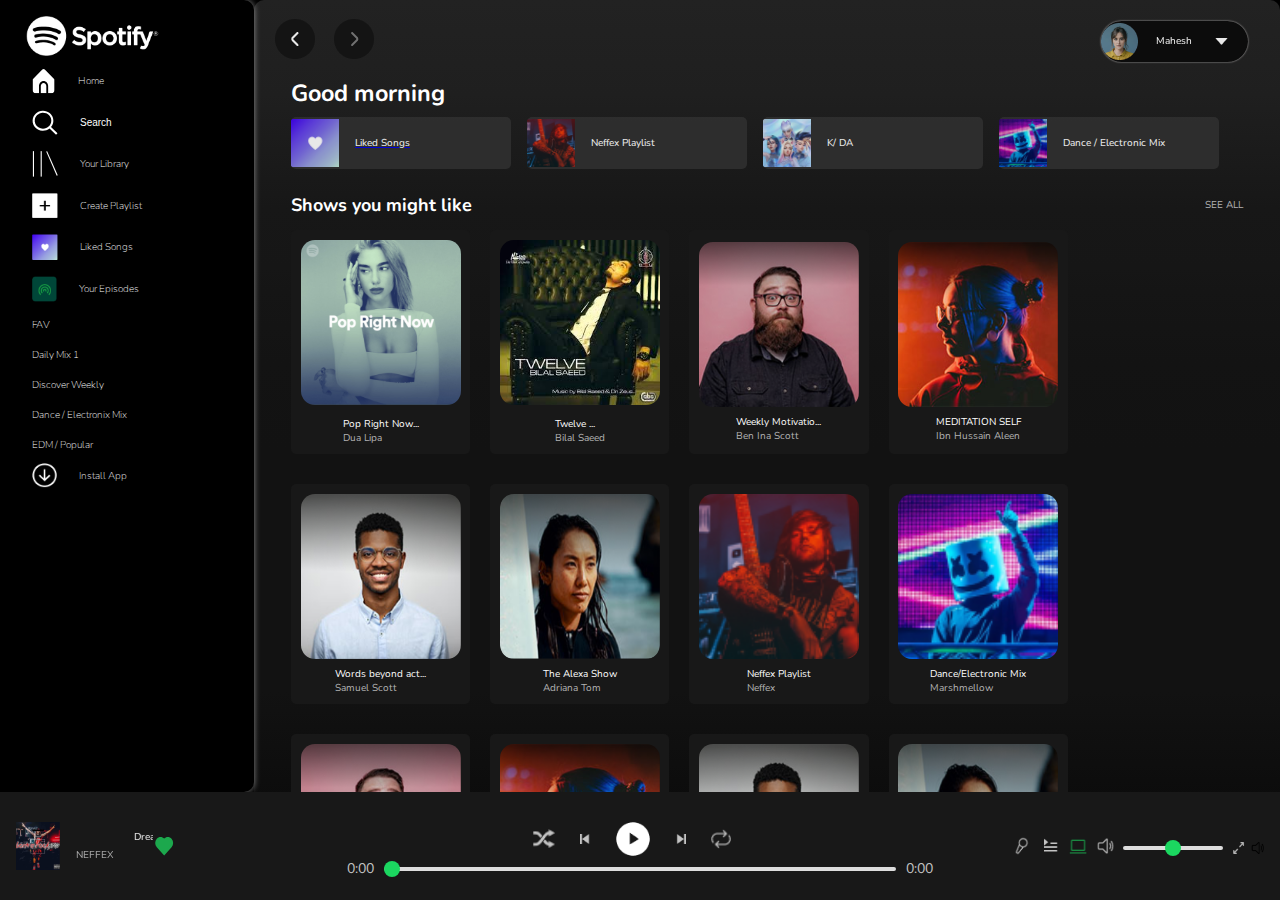
<file: index.html>
<!DOCTYPE html>
<html lang="en">

<head>
    <meta charset="UTF-8">
    <meta name="viewport" content="width=device-width, initial-scale=1.0">
    <title>Spotify Clone</title>
    <!-- CSS -->
    <link rel="stylesheet" href="style.css">
    <!-- Website Icon -->
    <link rel="shortcut icon" href="./assets/spotify-icon.png" type="image/x-icon">
    <!-- Font link -->
    <link rel="preconnect" href="https://fonts.googleapis.com" />
    <link rel="preconnect" href="https://fonts.gstatic.com" crossorigin />
    <link href="https://fonts.googleapis.com/css2?family=Nunito:wght@300;400;700&display=swap" rel="stylesheet" />
    <!-- All Img Paths -->
    <!-- <base href="assets/"> -->
</head>

<body>
    <div class="container">
        <!-- Left Section -->
        <div class="sidebar">
            <!-- Spotify=logo -->
            <img class="logo" id="glogo" src="./assets/Spotify-logo.png" alt="logo">
            <!-- sidebar-content section -->
            <!-- menu-section -->
            <ul class="menu">
                <li id="home">
                    <img src="./assets/home.svg" alt="home">
                    <a href="#">Home</a>
                </li>
                <li>
                    <img src="./assets/search.svg" alt="Search">
                    <a href="#"><input type="text" placeholder="Search" id="Search-bar" /></a>
                </li>
                <li>
                    <img src="./assets/library.svg" alt="Library">
                    <a href="#">Your Library</a>
                </li>

                <li id="list2">
                    <img src="./assets/plus.png" alt="plus">
                    <a href="playlist.html">Create Playlist</a>
                </li>
                <li id="list2">
                    <img src="./assets/purpleheart.png" alt="purpleheart">
                    <a href="playlist.html">Liked Songs</a>
                </li>
                <li id="list2">
                    <img src="./assets/hotspot.png" alt="hotspot">
                    <a href="#">Your Episodes</a>
                </li>
                <!-- list-section -->
                <li id="list3"><a href="#">FAV</a></li>
                <li id="list3"><a href="#">Daily Mix 1</a></li>
                <li id="list3"><a href="#">Discover Weekly</a></li>
                <li id="list3"><a href="#">Dance / Electronix Mix</a></li>
                <li id="list3"><a href="#">EDM / Popular</a></li>
                <!-- install-section -->
                <li id="list4">
                    <img src="./assets/download.png" alt="download">
                    <a href="#">Install App</a>
                </li>
            </ul>
        </div>
        <!-- Right-main -->
        <div class="right-main">
            <!-- main-top-header Section -->
            <section id="main-top-header">
                <div class="top-header">
                    <div class="nav-btn">
                        <img id="btn" src="./assets/backward.png" style="margin-right: 1rem;" alt="backward">

                        <a href="playlist.html"><img id="btn" src="./assets/forward.png" alt="forward"></a>
                    </div>
                    <div class="profile">
                        <img src="./assets/profile.png" alt="profile">
                        <p>Mahesh</p>
                        <img id="btn" src="./assets/down.png" style="margin-right: 1rem;" alt="down">
                    </div>
                </div>
            </section>

            <!-- greeting section -->
            <section id="greeting">
                <div class="greeting">
                    <h3>Good morning</h3>
                </div>
            </section>

            <!-- t-playlist section-->
            <section id="t-playlist">
                <div class="title-playlist">
                    <div class="playlist">
                        <img style="height: 3rem;" src="./assets/Purple-big.png" alt="Purple-big">
                        <a href="playlist.html">
                            <div class="col-flex">
                                <p>Liked Songs</p>
                            </div>
                        </a>
                    </div>
                    <div class="playlist">
                        <img style="height: 3rem;" src="./assets/man.png" alt="man">
                        <div class="col-flex">
                            <p>Neffex Playlist</p>
                        </div>
                    </div>
                    <div class="playlist">
                        <img style="height: 3rem;" src="./assets/KDA.png" alt="KDA">
                        <div class="col-flex">
                            <p>K/ DA</p>
                        </div>
                    </div>
                    <div class="playlist">
                        <img style="height: 3rem;" src="./assets/marshmellow.png" alt="marshmellow">
                        <div class="col-flex">
                            <p>Dance / Electronic Mix</p>
                        </div>
                    </div>
                </div>

                <!--playlist-albums section  -->
                <section id="playlist-albums">
                    <div class="list-heading">
                        <h4>Shows you might like</h4>
                        <p style="margin-right: 2rem; color: #B3B3B3; font-size: 10px;">SEE ALL</p>
                    </div>
                    <div class="albums">
                        <div class="music-card">
                            <a href="playlist.html"><img src="./assets/dualipa.png" alt="dualipa"></a>
                            <div class="text">
                                <p>Pop Right Now...</p>
                                <p id="muted">Dua Lipa</p>
                            </div>
                        </div>
                        <div class="music-card">
                            <a href="#"><img src="./assets/12number.jfif" alt="12number"></a>
                            <div class="text">
                                <p>Twelve ...</p>
                                <p id="muted">Bilal Saeed</p>
                            </div>
                        </div>
                        <div class="music-card">
                            <img src="./assets/rectangle21.png" alt="rectangle21">
                            <div class="text">
                                <p>Weekly Motivatio...</p>
                                <p id="muted">Ben Ina Scott</p>
                            </div>
                        </div>
                        <div class="music-card">
                            <img src="./assets/rectangle22.png" alt="rectangle22">
                            <div class="text">
                                <p>MEDITATION SELF</p>
                                <p id="muted">Ibn Hussain Aleen</p>
                            </div>
                        </div>
                        <div class="music-card">
                            <img src="./assets/rectangle23.png" alt="rectangle23">
                            <div class="text">
                                <p>Words beyond act...</p>
                                <p id="muted">Samuel Scott</p>
                            </div>
                        </div>
                        <div class="music-card">
                            <img src="./assets/rectangle16.png" alt="rectangle16">
                            <div class="text">
                                <p>The Alexa Show</p>
                                <p id="muted">Adriana Tom</p>
                            </div>
                        </div>
                        <div class="music-card">
                            <img src="./assets/man.png" alt="man">
                            <div class="text">
                                <p>Neffex Playlist</p>
                                <p id="muted">Neffex</p>
                            </div>
                        </div>
                        <div class="music-card">
                            <img src="./assets/marshmellow.png" alt="marshmellow">
                            <div class="text">
                                <p>Dance/Electronic Mix</p>
                                <p id="muted">Marshmellow</p>
                            </div>
                        </div>
                        <div class="music-card">
                            <img src="./assets/rectangle21.png" alt="rectangle21">
                            <div class="text">
                                <p>Weekly Motivatio...</p>
                                <p id="muted">Ben Ina Scott</p>
                            </div>
                        </div>
                        <div class="music-card">
                            <img src="./assets/rectangle22.png" alt="rectangle22">
                            <div class="text">
                                <p>MEDITATION SELF</p>
                                <p id="muted">Ibn Hussain Aleen</p>
                            </div>
                        </div>
                        <div class="music-card">
                            <img src="./assets/rectangle23.png" alt="rectangle23">
                            <div class="text">
                                <p>Words beyond act...</p>
                                <p id="muted">Samuel Scott</p>
                            </div>
                        </div>
                        <div class="music-card">
                            <img src="./assets/rectangle16.png" alt="rectangle16">
                            <div class="text">
                                <p>The Alexa Show</p>
                                <p id="muted">Adriana Tom</p>
                            </div>
                        </div>
                    </div>
                </section>
            </section>
            <br>
        </div>
        <!-- Right-main/ -->

        <!-- Footer -->
        <div class="footer-music-player">

            <div class="current-play">
                <img class="music-art" style="height: 3rem;" src="./assets/playing-img.png" alt="playing">
                <div class="col-flex">
                    <marquee behavior="" scrollamount="4">
                        <p style="color: #FFF;">Dreaming On</p>
                    </marquee>
                    <p style="color: #B3B3B3;">NEFFEX</p>
                </div>
                <img id="green_heart" src="./assets/gheart.svg" alt="green_heart">
            </div>

            <div class="player-center">

                <div class="player-controls">
                    <img id="btn" style="height: 1.6rem; margin-right: 1rem;" src="./assets/shuffle.png" />
                    <img id="btn" style="height: 1.5rem; margin-right: 1rem;" src="./assets/previous.png" />
                    <img id="btn" style="height: 2.5rem; margin-right: 1rem" src="./assets/gridicons_play.png" />
                    <img id="btn" style="height: 1.5rem; margin-right: 1rem;" src="./assets/next.png" />
                    <img id="btn" style="height: 1.5rem; margin-right: 1rem;" src="./assets/loop.png" />
                </div>
                <div class="player-timeline">
                    <span class="current-time">0:00</span>
                    <input type="range" class="timeline-slider" min="0" max="100" step="1" value="0" />
                    <span class="total-time">0:00</span>
                </div>
            </div>

            <div class="volume-controls">
                <img id="btn" src="./assets/microphone.png" style="height: 1.3rem; margin-right: 0.3rem;"
                    alt="microphone" />
                <img id="btn" src="./assets/query-queue.png"
                    style="height: 1.5rem; width: 1.5rem; margin-top: -0.2rem; margin-right: 0.5rem;"
                    alt="query-queue" />
                <img id="btn" src="./assets/carbon_laptop.png" style="height: 1.3rem; margin-right: 0.5rem;"
                    alt="carbon_laptop" />
                <img id="btn" src="./assets/speaker-white.png" style="height: 1.3rem; margin-right: 0.5rem;"
                    alt="speaker-white" />
                <!-- <img src="volume-bar.png" style="height: 1rem; margin-right: 1rem; opacity: 0.8" alt="Fullscreen" /> -->
                <input type="range" class="volume-slider" min="0" max="100" step="1" value="50" />
                <img id="btn" src="./assets/strech-speaker.png"
                    style="height: 1rem; margin-top: 0.3rem; margin-left: 0.5rem;" alt="strech-speaker" />
            </div>
        </div>
        <!-- Footer/ -->
    </div>
</body>

</html>
</file>
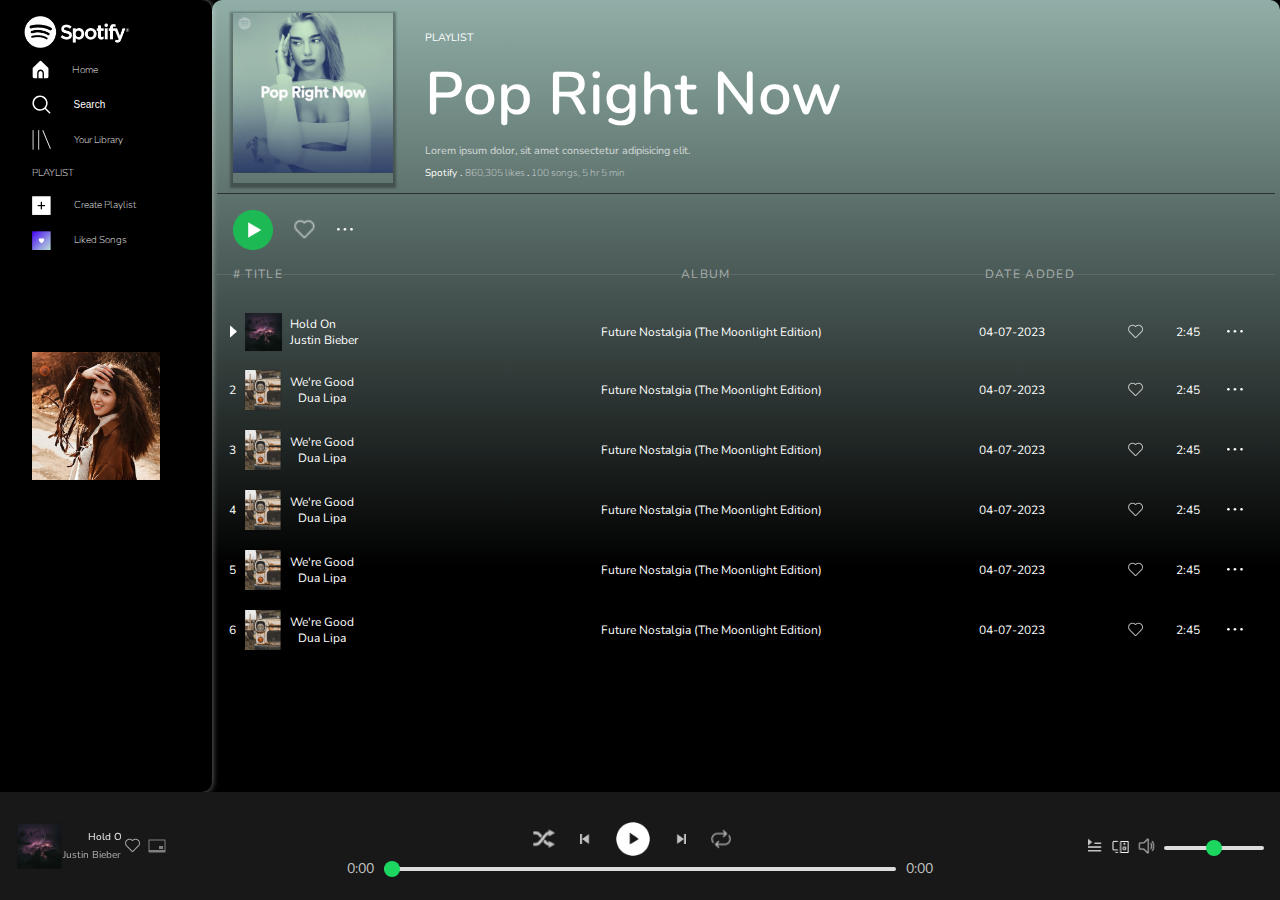
<file: playlist.html>
<!DOCTYPE html>
<html lang="en">

<head>
    <meta charset="UTF-8">
    <meta name="viewport" content="width=device-width, initial-scale=1.0">
    <title>Playlist</title>
    <!-- CSS -->
    <link rel="stylesheet" href="playlist.css">
    <!-- Website Icon -->
    <link rel="shortcut icon" href="./assets/spotify-icon.png" type="image/x-icon">
    <!-- Font link -->
    <link rel="preconnect" href="https://fonts.googleapis.com" />
    <link rel="preconnect" href="https://fonts.gstatic.com" crossorigin />
    <link href="https://fonts.googleapis.com/css2?family=Nunito:wght@300;400;700&display=swap" rel="stylesheet" />
</head>

<body>
    <div class="container">
        <div class="sidebar">
            <!-- Spotify=logo -->
            <img class="logo" id="glogo" src="./assets/Spotify-logo.png" alt="logo">
            <!-- sidebar-content section -->
            <!-- menu-section -->
            <ul class="menu">
                <li id="home">
                    <img src="./assets/home.svg" alt="home">
                    <a href="index.html">Home</a>
                </li>
                <li>
                    <img src="./assets/search.svg" alt="Search">
                    <a href="#"><input type="text" placeholder="Search" id="Search-bar" /></a>
                </li>
                <li>
                    <img src="./assets/library.svg" alt="Library">
                    <a href="#">Your Library</a>
                </li>
                <li class="p-text">PLAYLIST</li>
                <li id="list2">
                    <img src="./assets/plus.png" alt="plus">
                    <a href="#">Create Playlist</a>
                </li>
                <li id="list2">
                    <img src="./assets/purpleheart.png" alt="purpleheart">
                    <a href="playlist.html">Liked Songs</a>
                </li>

                <br>
            </ul>
            <img id="albumart" src="./assets/albumart.png" alt="albumart">
        </div>
        <div class="right-main">
            <div class="top-banner">
                <div class="pop-img">
                    <img src="./assets/dualipa.png" alt="dualipa" style="width: 10rem; height: 10rem;">
                </div>
                <div class="pop-text">
                    <h6 style="font-weight: 400;">PLAYLIST</h6>
                    <h1 style="font-size: 60px; font-weight: 600;">Pop Right Now</h1>
                    <h6 style="font-style: normal; font-weight: 400; opacity: 0.699999988079071;">Lorem ipsum dolor, sit
                        amet consectetur adipisicing elit.</h6>
                    <span style="font-size: 10px; font-weight: 200;"><b>Spotify . </b><span
                            style="opacity: 0.699999988079071;">860,305 likes </span><b>.</b> <span
                            style="opacity: 0.699999988079071;">100 songs, 5 hr 5 min</span></span>
                </div>
            </div>
            <div class="icons">
                <img id="btn" src="./assets/play.png" style="height: 2.5rem;" alt="gplay">
                <img id="btn" src="./assets/heart.png" style="height: 2rem;" alt="heart">
                <img id="btn" src="./assets/three-dot.png" style="height: 0.2rem;" alt="three-dot">
            </div>
            <div class="inline-text">
                <div class="border"></div>
                <div class="text">
                    <div class="light-text"># TITLE</div>
                    <div class="light-text" style="margin-left: 9rem;">ALBUM</div>
                    <div class="light-text" style="margin-right: 12.5rem;">DATE ADDED</div>
                </div>
            </div>
            <!--table-list -->
            <div class="table-list">
                <table class="custom-table">
                    <tr>
                        <td>
                            <img src="./assets/playbtn.png" style="margin-left: -0.5rem" alt="playbtn">
                            <img src="./assets/rectangle9.png" style="height: 2.5rem; margin-left: -0.5rem;"
                                alt="SongImage">
                            <div class="songdetails">
                                <div class="songname">Hold On</div>
                                <div class="author">Justin Bieber</div>
                            </div>
                        </td>
                        <td>Future Nostalgia (The Moonlight Edition)</td>
                        <td>04-07-2023</td>
                        <td>
                            <div class="moreMenu">
                                <img src="./assets/heart.png" alt="LikeSong">
                                <p>2:45</p>
                                <img class="three-dot" src="./assets/three-dot.png" alt="More-Options">
                            </div>
                        </td>
                    </tr>
                    <tr>
                        <td>
                            <p>2</p>
                            <img src="./assets/list-img.png" alt="SongImage">
                            <div class="songdetails">
                                <div class="songname">We're Good</div>
                                <div class="author">Dua Lipa</div>
                            </div>
                        </td>
                        <td>Future Nostalgia (The Moonlight Edition)</td>
                        <td>04-07-2023</td>
                        <td>
                            <div class="moreMenu">
                                <img src="./assets/heart.png" alt="LikeSong">
                                <p>2:45</p>
                                <img class="three-dot" src="./assets/three-dot.png" alt="More-Options">
                            </div>
                        </td>
                    </tr>
                    <tr>
                        <td>
                            <p>3</p>
                            <img src="./assets/list-img.png" alt="SongImage">
                            <div class="songdetails">
                                <div class="songname">We're Good</div>
                                <div class="author">Dua Lipa</div>
                            </div>
                        </td>
                        <td>Future Nostalgia (The Moonlight Edition)</td>
                        <td>04-07-2023</td>
                        <td>
                            <div class="moreMenu">
                                <img src="./assets/heart.png" alt="LikeSong">
                                <p>2:45</p>
                                <img class="three-dot" src="./assets/three-dot.png" alt="More-Options">
                            </div>
                        </td>
                    </tr>
                    <tr>
                        <td>
                            <p>4</p>
                            <img src="./assets/list-img.png" alt="SongImage">
                            <div class="songdetails">
                                <div class="songname">We're Good</div>
                                <div class="author">Dua Lipa</div>
                            </div>
                        </td>
                        <td>Future Nostalgia (The Moonlight Edition)</td>
                        <td>04-07-2023</td>
                        <td>
                            <div class="moreMenu">
                                <img src="./assets/heart.png" alt="LikeSong">
                                <p>2:45</p>
                                <img class="three-dot" src="./assets/three-dot.png" alt="More-Options">
                            </div>
                        </td>
                    </tr>
                    <tr>
                        <td>
                            <p>5</p>
                            <img src="./assets/list-img.png" alt="SongImage">
                            <div class="songdetails">
                                <div class="songname">We're Good</div>
                                <div class="author">Dua Lipa</div>
                            </div>
                        </td>
                        <td>Future Nostalgia (The Moonlight Edition)</td>
                        <td>04-07-2023</td>
                        <td>
                            <div class="moreMenu">
                                <img src="./assets/heart.png" alt="LikeSong">
                                <p>2:45</p>
                                <img class="three-dot" src="./assets/three-dot.png" alt="More-Options">
                            </div>
                        </td>
                    </tr>
                    <tr>
                        <td>
                            <p>6</p>
                            <img src="./assets/list-img.png" alt="SongImage">
                            <div class="songdetails">
                                <div class="songname">We're Good</div>
                                <div class="author">Dua Lipa</div>
                            </div>
                        </td>
                        <td>Future Nostalgia (The Moonlight Edition)</td>
                        <td>04-07-2023</td>
                        <td>
                            <div class="moreMenu">
                                <img src="./assets/heart.png" alt="LikeSong">
                                <p>2:45</p>
                                <img class="three-dot" src="./assets/three-dot.png" alt="More-Options">
                            </div>
                        </td>
                    </tr>
                    <tr>
                        <td>
                            <p>7</p>
                            <img src="./assets/list-img.png" alt="SongImage">
                            <div class="songdetails">
                                <div class="songname">We're Good</div>
                                <div class="author">Dua Lipa</div>
                            </div>
                        </td>
                        <td>Future Nostalgia (The Moonlight Edition)</td>
                        <td>04-07-2023</td>
                        <td>
                            <div class="moreMenu">
                                <img src="./assets/heart.png" alt="LikeSong">
                                <p>2:45</p>
                                <img class="three-dot" src="./assets/three-dot.png" alt="More-Options">
                            </div>
                        </td>
                    </tr>
                    <tr>
                        <td>
                            <p>8</p>
                            <img src="./assets/list-img.png" alt="SongImage">
                            <div class="songdetails">
                                <div class="songname">We're Good</div>
                                <div class="author">Dua Lipa</div>
                            </div>
                        </td>
                        <td>Future Nostalgia (The Moonlight Edition)</td>
                        <td>04-07-2023</td>
                        <td>
                            <div class="moreMenu">
                                <img src="./assets/heart.png" alt="LikeSong">
                                <p>2:45</p>
                                <img class="three-dot" src="./assets/three-dot.png" alt="More-Options">
                            </div>
                        </td>
                    </tr>
                    <br>
                </table>
            </div>

        </div>


        <!-- Footer -->
        <div class="footer-music-player">

            <div class="current-play">
                <img class="music-art" style="height: 3rem;" src="./assets/rectangle9.png" alt="playing">
                <div class="col-flex">
                    <marquee behavior="" scrollamount="4">
                        <p style="color: #FFF;">Hold On</p>
                    </marquee>
                    <p style="color: #B3B3B3;">Justin Bieber</p>
                </div>
                <img id="icon-hover" src="./assets/heart.png" alt="heart">
                <img id="icon-hover" src="./assets/pip.png" alt="pip">
            </div>

            <div class="player-center">

                <div class="player-controls">
                    <img id="btn" style="height: 1.6rem; margin-right: 1rem;" src="./assets/shuffle.png" />
                    <img id="btn" style="height: 1.5rem; margin-right: 1rem;" src="./assets/previous.png" />
                    <img id="btn" style="height: 2.5rem; margin-right: 1rem" src="./assets/gridicons_play.png" />
                    <img id="btn" style="height: 1.5rem; margin-right: 1rem;" src="./assets/next.png" />
                    <img id="btn" style="height: 1.5rem; margin-right: 1rem;" src="./assets/loop.png" />
                </div>
                <div class="player-timeline">
                    <span class="current-time">0:00</span>
                    <input type="range" class="timeline-slider" min="0" max="100" step="1" value="0" />
                    <span class="total-time">0:00</span>
                </div>
            </div>

            <div class="volume-controls">
                <img id="btn" src="./assets/query-queue.png"
                    style="height: 1.5rem; width: 1.5rem; margin-top: -0.2rem; margin-right: 0.5rem;"
                    alt="query-queue" />
                <img id="btn" src="./assets/idk.png" style="height: 0.8rem; margin-top: 0.3rem; margin-right: 0.5rem;"
                    alt="idk" />
                <img id="btn" src="./assets/speaker-white.png" style="height: 1.3rem; margin-right: 0.5rem;"
                    alt="speaker-white" />
                <input type="range" class="volume-slider" min="0" max="100" step="1" value="50" />
            </div>
        </div>
    </div>
</body>

</html>
</file>
<file: style.css>
* {
    margin: 0;
    padding: 0;
    box-sizing: border-box !important;
}

body,
html {
    height: 100%;
    margin: 0rem;
    display: flex !important;
    flex-direction: column !important;
    overflow: hidden !important;
    font-family: "Nunito", sans-serif !important;
    color: white;
    background: black;
}

.container {
    display: flex;
    flex: 1;
    height: 98vh;
    overflow: hidden;
}

/* Sidebar */
.sidebar {
    flex: 0.20;
    position: relative;
    overflow: hidden;
    /* overflow-y: scroll; */
    width: 20%;
    height: 88vh;
    background-color: #000;
    border-radius: 0 10px 10px 0;
    box-shadow: 0 0 6px rgba(255, 255, 255, 0.5);
    font-size: 10px;
    font-weight: 200;
    line-height: normal;
}

.logo {
    position: relative;
    top: 1rem;
    left: 1.6rem;
    height: 2.5rem;
}

input {
    outline: none;
    border: none;
    display: block;
    background: black;
    overflow: visible;
    color: white;
    font-size: 10px;
    width: 6rem;
}

input::placeholder {
    color: white;
    font-weight: 400;
}

.sidebar .menu {
    position: relative;
    width: 100%;
    top: 1rem;
}

.sidebar .menu li a {
    color: white;
    text-decoration: none;
}


.sidebar .menu li {
    padding: 0.5rem 2rem;
    display: flex;
    justify-content: flex-start;
    align-items: center;
    transition: all 0.3s ease;
}

.sidebar .menu li:hover {
    width: 100%;
    height: 2.5rem;
    border-radius: 6px;
    background: #282828;
    cursor: pointer;
}

 #list4 {
    margin-top: -0.3rem;
}

.sidebar .menu img {
    height: 1.6rem;
    margin-right: 1.4rem;
}

/* ------------------------------------------------------------------------- */

/* Right main */
.right-main {
    flex: 0.8;
    width: 80vw;
    height: 90vh;
    border-radius: 10px;
    padding: 5px;
    overflow-y: scroll;
    background: linear-gradient(180deg, #222 0%, #1F1F1F 11.64%, #171717 25.66%, #161616 32.94%, #151515 35.98%, #131313 44.89%, #121212 55.22%, #121212 75.34%, #121212 85.45%, rgba(18, 18, 18, 0.00) 125%);
}

.right-main::-webkit-scrollbar {
    display: none;
}

.top-header {
    position: fixed;
    display: flex;
    align-items: center;
    justify-content: space-between;
    opacity: 0.9;
    font-size: 10px;
    font-weight: 500;
    cursor: pointer;
    margin: 1rem;
    width: 76%;
    height: 40px;
    transition: all 0.5s ease;
}

.top-header #btn:hover {
    scale: 1.1;
    border-radius: 50%;
    /* transition: all 1s ease-in-out 0s; */
    box-shadow: 0px 0px 8px rgb(214, 211, 211);
}

.profile {
    display: flex;
    align-items: center;
    justify-content: space-between;
    width: 147px;
    height: 41px;
    border-radius: 35px;
    background: #0A0A0A;
    color: #FFF;
    box-shadow: 0px 0px 2px rgb(214, 211, 211);
}

.greeting {
    display: flex;
    justify-content: start;
    width: 200px;
    height: 40px;
    margin-left: 2rem;
    margin-top: 4.5rem;
    color: #FFF;
    font-size: 20px;
    font-style: normal;
    font-weight: 600;
    line-height: normal;
}

.title-playlist {
    display: flex;
    flex-wrap: wrap;
    flex-direction: row;
    gap: 1rem;
    margin-left: 2rem;
    margin-right: 1rem;
}

.playlist {
    display: flex;
    align-items: center;
    width: 220px;
    height: 52px;
    border-radius: 5px;
    background: #303030;
    opacity: 0.9;
    cursor: pointer;
    transition: all 0.5s ease;
}

.playlist:hover {
    scale: 1.1;
    /* transition: all 1s ease-in-out 0s; */
    box-shadow: 0px 0px 8px rgb(55, 54, 54);
}

.col-flex p {
    margin-left: 1rem;
    padding-right: 1rem;
    font-size: 10px;
    font-weight: 500;
    color: #FFF;
    text-align: justify;
}

.list-heading {
    display: flex;
    align-items: center;
    justify-content: space-between;
    height: 40px;
    margin-top: 1rem;
    margin-left: 2rem;
    color: #FFF;
    font-size: 18px;
    font-weight: 400;
}

/* Albums */
.albums {
    display: flex;
    flex-wrap: wrap;
    gap: 20px;
    overflow-y: auto;
    margin-left: 2rem;
    margin-right: 1rem;
    font-size: 10px;
}

/* .albums::-webkit-scrollbar {
    display: none;
} */

.music-card img {
    width: 160px;
    height: 165px;
    border-radius: 14px;
    cursor: pointer;
}

.music-card {
    margin-block: 5px;
    display: flex;
    flex-direction: column;
    border-radius: 5px;
    align-items: center;
    justify-content: center;
    transition: all 0.3s ease;
    padding: 0.6rem;
    background: #181818;
}

.music-card:hover {
    scale: 0.9;
    transition: all 0.3s ease-in-out 0s;
    box-shadow: 0px 0px 8px rgb(55, 54, 54);

}

.music-card .text {
    padding-top: 0.5rem;
}

#muted {
    color: #B3B3B3;
}

/* ---------------------------------------------------------------------- */
/* Footer-music-player */
.footer-music-player {
    height: 12vh;
    width: 100%;
    position: fixed;
    display: flex;
    justify-content: space-between;
    align-items: center;
    bottom: 0;
    background-color: #181818;
    transition: all 0.5s ease;
}

#btn:hover {
    scale: 1.1;
    border-radius: 50%;
    /* transition: all 1s ease-in-out 0s; */
    box-shadow: 0px 0px 8px rgb(55, 54, 54);
}

.current-play {
    display: flex;
    flex-wrap: wrap;
    justify-content: flex-start;
    align-items: center;
    opacity: 0.9;
    width: 20vw;
    font-weight: 500;
    cursor: pointer;
    margin-left: 1rem;
    font-size: 10px;
}

#green_heart {
    transition: all 0.5s ease;
}

#green_heart:hover {
    scale: 1.2;
}

.volume-controls {
    width: 20vw;
}

.player-center {
    display: flex;
    flex-direction: column;
    justify-content: center;
    align-items: center;
    width: 40vw;
}

.player-controls {
    display: flex;
    align-items: center;
    margin-top: 5px;
}

.volume-controls {
    display: flex;
    justify-content: flex-end;
    margin-right: 1rem;
}

.player-timeline {
    display: flex;
    align-items: center;
    font-size: 14px;
    color: #C4C4C4;
}

.timeline-slider {
    margin: 0 10px;
    width: 40vw;
    border-radius: 50%;
}

.volume-slider {
    width: 100px;
    height: 4px;
    margin-top: 10px;
    border-radius: 50%;
}

.timeline-slider:hover,
.volume-slider:hover {
    background-color: #1bd760;
}

.timeline-slider,
.volume-slider {
    -webkit-appearance: none;
}

.timeline-slider::-webkit-slider-runnable-track,
.volume-slider::-webkit-slider-runnable-track {
    height: 4px;
    background: #ddd;
    border: none;
    border-radius: 100px;
}

.timeline-slider::-webkit-slider-thumb,
.volume-slider::-webkit-slider-thumb {
    -webkit-appearance: none;
    border: none;
    height: 16px;
    width: 16px;
    border-radius: 50%;
    background: #1bd760;
    margin-top: -6px;
}

.timeline-slider:focus,
.volume-slider:focus {
    outline: none;
}

.timeline-slider:focus::-webkit-slider-runnable-track {
    background: #ccc;
}

/* -------------------------------------------------------------------------- */

/* Media Query */

/* small Devices */
@media (max-width: 320px){
    .sidebar {
        flex: 0.35;
    }

    .logo{
        height: 1.8rem;
        margin-left: -2.2rem;
    }
    .menu{
        margin-left: -1rem;
    }
    a{
        display: none;
    }
    .right-main{
        flex: 0.80;
    }
    .nav-btn{
        display: none;
    }
    .profile{
        margin-left: 1.5rem;
    }
    .greeting h3{
        font-size: 15px;
    }
    
    .music-art,
    #green_heart {
        display: none;
    }
    
}

@media (max-width: 480px) {
    .sidebar {
        flex: 0.35;
    }
    
    #list3 {
        display: none;
    }
    .music-art,
    #green_heart {
        display: none;
    }
    .profile{
        margin-right: 3.5rem;
    }

    /* .footer-music-player {
        width: 100%;
        height: 20%;
    } */
}

/* --For Tablet-- */
@media (max-width: 768px) {

    .sidebar {
        flex: 0.35;
        padding-left: 1rem;
    }
    .menu{
        margin-top: 2rem;
    }
    #list4{
        margin-top: 4rem;
    }
    .music-art,
    #green_heart {
        display: none;
    }
    .profile{
        margin-right: 5rem;
    }

    /* .footer-music-player {
        width: 100%;
        height: 20%;
    } */

}

@media only screen and (max-width: 954px) {
    .sidebar {
        flex: 0.30;
        padding: 0 1rem;
    }

    .menu{
        margin-top: 1rem;
    }
    #list4{
        margin-top: 1rem;
    }
    .profile{
        margin-right: 6rem;
    }

    /* .footer-music-player {
        width: 100%;
        height: 20%;
    } */

   
}
</file>
<file: playlist.css>
* {
    margin: 0;
    padding: 0;
    box-sizing: border-box !important;
}

body,
html {
    height: 100%;
    margin: 0rem;
    display: flex !important;
    flex-direction: column !important;
    overflow: hidden !important;
    font-family: "Nunito", sans-serif !important;
    color: white;
    background: black;
}

.container {
    display: flex;
    flex: 1;
    height: 98vh;
    overflow: hidden;
}

/* Sidebar */
.sidebar {
    flex: 0.18;
    position: relative;
    overflow: hidden;
    /* overflow-y: scroll; */
    width: 20%;
    height: 88vh;
    background-color: #000;
    border-radius: 0 10px 10px 0;
    box-shadow: 0 0 6px rgba(255, 255, 255, 0.5);
    font-size: 10px;
    font-weight: 200;
    line-height: normal;
}

.logo {
    position: relative;
    top: 1rem;
    left: 1.5rem;
    height: 2rem;
}

input {
    outline: none;
    border: none;
    display: block;
    background: black;
    overflow: visible;
    color: white;
    font-size: 10px;
    width: 6rem;
}

input::placeholder {
    color: white;
    font-weight: 400;
}

.sidebar .menu {
    position: relative;
    width: 100%;
    top: 1rem;
}

.sidebar .menu li a {
    color: white;
    text-decoration: none;
}

.sidebar .menu li {
    padding: 0.5rem 2rem;
    display: flex;
    justify-content: flex-start;
    align-items: center;
    transition: all 0.3s ease;
}

/* .sidebar .menu li:hover {
    width: 100%;
    height: 2.5rem;
    border-radius: 6px;
    background: #282828;
    cursor: pointer;
} */

.sidebar .menu img {
    height: 1.2rem;
    margin-right: 1.4rem;
}
#albumart{
    margin-top: 6rem;
    margin-left: 2rem;
    height: 8rem;
}

/* ------------------------------------------------------------------------- */

/* Right main */
.right-main {
    flex: 0.9;
    width: 80vw;
    height: 90vh;
    border-radius: 10px;
    padding: 5px;
    background: linear-gradient(180deg, #90AEA7 0%, #000 70%);
}

.top-banner {
    display: flex;
    justify-content: start;
    margin-top: 0.5rem;
}

.pop-img {
    height: 170px;
    margin-left: 1rem;
    box-shadow: 0px 2px 2px 3px rgba(0, 0, 0, 0.30);
}

.pop-text {
    padding-top: 1rem;
    margin-left: 2rem;
    line-height: 1.6;
}
.pop-text h1{
    font-style: normal;
}

.icons {
    margin-top: 0.5rem;
    display: flex;
    justify-content: flex-start;
    align-items: center;
    padding: 1rem 0;
    border-top: 0.1px solid #2f3130;
}

.icons img {
    padding-left: 1rem;
}

.inline-text {
    position: relative;
    margin-top: 0.5rem;
}

.border {
    border-bottom: 1px solid white;
    opacity: 0.10000000149011612;
}

.text {
    display: flex;
    justify-content: space-between;
    padding-left: 1rem;
    margin-top: -9px;
    color: #FFF;
    font-size: 0.5rem;
    line-height: normal;
    letter-spacing: 0.0825rem;
    opacity: 0.699999988079071;
}

.light-text {
    color: #FFF;
    font-size: 0.75rem;
    font-weight: 400;
    line-height: normal;
    letter-spacing: 0.0825rem;
    opacity: 0.699999988079071;
}

/* Table List */
.table-list {
    width: 100%;
    overflow-x: auto;
    /* Enable horizontal scrolling for small screens if needed */
    overflow-y: scroll;
    height: 47%;
}

.table-list::-webkit-scrollbar {
    display: none;
    /* for Chrome, Safari, and Opera */
}

/* Table Styling */
.custom-table {
    width: 100%;
    border-collapse: collapse;
    /* Remove cell spacing */
}

.custom-table th,
.custom-table td {
    padding: 8px 12px;
}

.custom-table th {
    font-weight: bold;
    text-align: left;
}

.custom-table tr {
    background-color: transparent;
}

.custom-table tr:hover {
    background: #ffffff1c;
    border-radius: 5px;
}

.custom-table tr td {
    color: #FFF;
    font-size: 12px;
    font-style: normal;
    font-weight: 400;
    text-align: center;
}

.custom-table tr :first-child {
    display: flex;
    align-items: center;
    gap: 7px;

}

.moreMenu {
    display: flex;
    justify-content: space-evenly;
    align-items: center;
}
.three-dot{
    height: 0.2rem
}


/* ---------------------------------------------------------------------- */
/* Footer-music-player */
.footer-music-player {
    position: fixed;
    bottom: 0;
    background-color: #181818;
    height: 12vh;
    width: 100vw;
    display: flex;
    justify-content: space-between;
    align-items: center;
    transition: all 0.5s ease;
}

#btn:hover {
    scale: 1.1;
    border-radius: 30%;
    /* transition: all 1s ease-in-out 0s; */
    /* box-shadow: 0px 0px 8px rgb(55, 54, 54); */
}

.current-play {
    display: flex;
    flex-wrap: wrap;
    justify-content: flex-start;
    align-items: center;
    opacity: 0.9;
    width: 20vw;
    font-weight: 500;
    cursor: pointer;
    margin-left: 1rem;
    font-size: 10px;
}

#icon-hover {
    transition: all 0.5s ease;
}

#icon-hover:hover {
    scale: 1.2;
    border-radius: 50%;
}

.volume-controls {
    width: 20vw;
}

.player-center {
    display: flex;
    flex-direction: column;
    justify-content: center;
    align-items: center;
    width: 40vw;
}

.player-controls {
    display: flex;
    align-items: center;
    margin-top: 5px;
}

.volume-controls {
    display: flex;
    justify-content: flex-end;
    margin-right: 1rem;
}

.player-timeline {
    display: flex;
    align-items: center;
    font-size: 14px;
    color: #C4C4C4;
}

.timeline-slider {
    margin: 0 10px;
    width: 40vw;
    border-radius: 50%;
}

.volume-slider {
    width: 100px;
    height: 4px;
    margin-top: 10px;
    border-radius: 50%;
}

.timeline-slider:hover,
.volume-slider:hover {
    background-color: #1bd760;
}

.timeline-slider,
.volume-slider {
    -webkit-appearance: none;
}

.timeline-slider::-webkit-slider-runnable-track,
.volume-slider::-webkit-slider-runnable-track {
    height: 4px;
    background: #ddd;
    border: none;
    border-radius: 100px;
}

.timeline-slider::-webkit-slider-thumb,
.volume-slider::-webkit-slider-thumb {
    -webkit-appearance: none;
    border: none;
    height: 16px;
    width: 16px;
    border-radius: 50%;
    background: #1bd760;
    margin-top: -6px;
}

.timeline-slider:focus,
.volume-slider:focus {
    outline: none;
}

.timeline-slider:focus::-webkit-slider-runnable-track {
    background: #ccc;
}

/* -------------------------------------------------------------------------- */

/* Media Query */

/* small Devices */
@media (max-width: 320px){
    .sidebar {
        flex: 0.20;
    }

    .logo{
        height: 1.8rem;
        margin-left: -2.2rem;
    }
    .menu{
        margin-left: -1rem;
    }
    a{
        display: none;
    }
    #albumart{
        height: 4rem;
        margin-top: 4rem;
        margin-left: 0.5rem;
    }
    .right-main{
        flex: 0.80;
        overflow-y: auto;
    }
    .top-banner{
        display: flex;
        flex-direction: column;
        justify-content: center;
    }
    .nav-btn{
        display: none;
    }

    
}

@media (max-width: 480px) {
    .sidebar {
        flex: 0.20;
    }

    .logo{
        height: 1.8rem;
        margin-left: -2.2rem;
    }
    .menu{
        margin-left: -1rem;
    }
    a{
        display: none;
    }
    #albumart{
        height: 4rem;
        margin-top: 4rem;
        margin-left: 0.5rem;
    }
    .right-main{
        flex: 0.80;
        overflow-y: auto;
    }
    .top-banner{
        display: flex;
        flex-direction: column;
        justify-content: start;
    }
    .nav-btn{
        display: none;
    }
    .pop-img{
        width: 170px;
    }
    .pop-text h1{
        font-size: 3px;
        line-height: 1;
    }
    .icons img{
        height: 1rem;
    }
    .inline-text{
        display: none
    }

}

/* --For Tablet-- */
@media (max-width: 768px) {

    .sidebar {
        flex: 0.35;
        padding-left: 1rem;
    }
    .menu{
        margin-top: 2rem;
    }
   
    .right-main{
        flex: 0.80;
    }
    .top-banner{
        display: flex;
        justify-content: start;
    }
    .nav-btn{
        display: none;
    }
    .pop-img{
        height: 170px;
    }
    .pop-text {
        font-size: 5px;
    }
    .pop-text h1{
        line-height: 1;
    }
    .icons img{
        height: 1rem;
    }
    .inline-text{
        display: none
    }
    
}

@media only screen and (max-width: 954px) {
    .sidebar {
        flex: 0.35;
        padding-left: 1rem;
    }
    .menu{
        margin-top: 2rem;
    }
   
    .right-main{
        flex: 0.80;
    }
    .top-banner{
        display: flex;
        justify-content: start;
    }
    .nav-btn{
        display: none;
    }
    .pop-img{
        height: 170px;
    }
    .pop-text {
        font-size: 5px;
    }
    .pop-text h1{
        line-height: 1;
    }
    .icons img{
        height: 1rem;
    }
   
}
</file>
